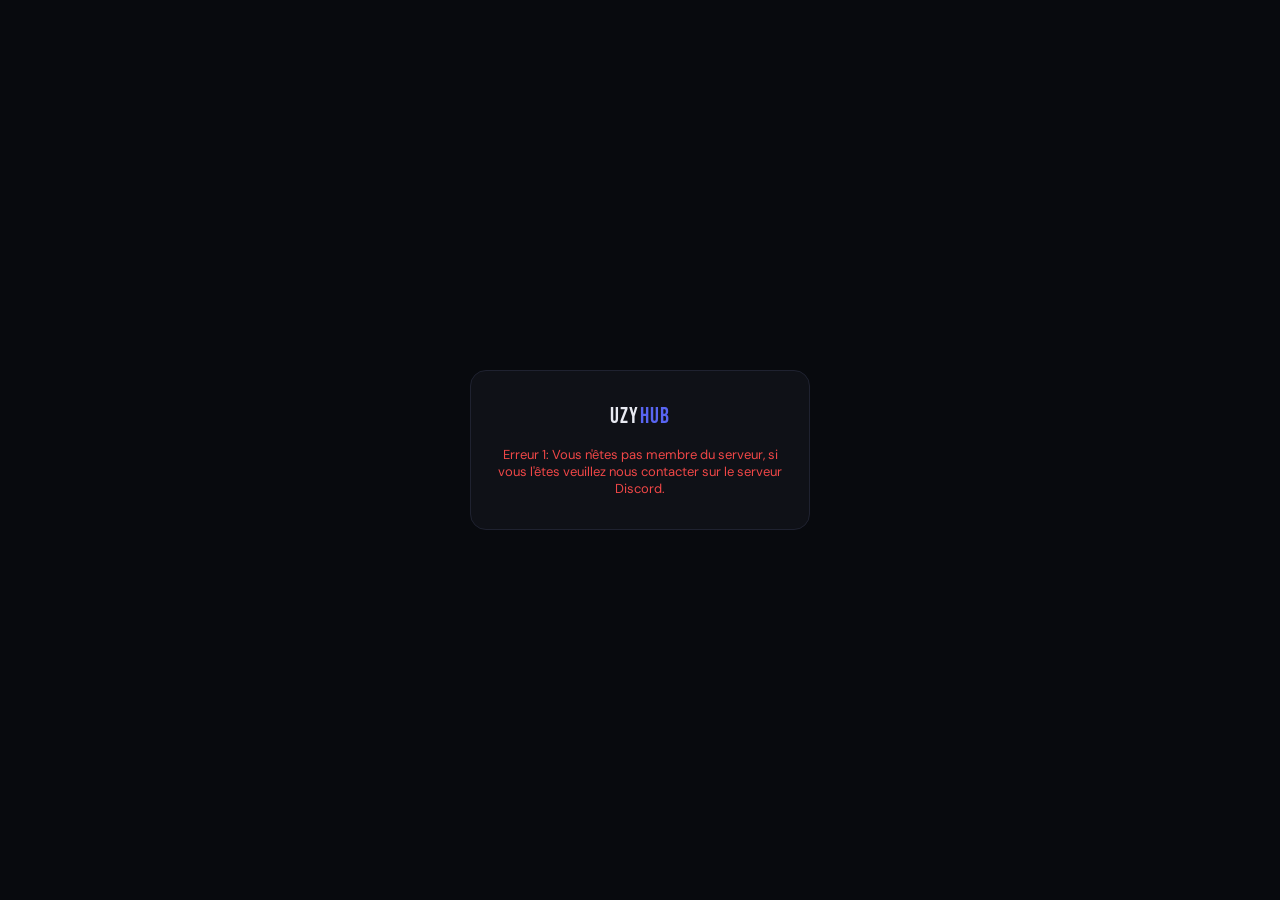
<file: callbackmember.html>
<!DOCTYPE html>
<html lang="fr">
<head>
    <meta charset="UTF-8">
    <meta name="viewport" content="width=device-width, initial-scale=1.0">
    <title>Uzy Hub — Connexion Membre</title>
    <link rel="preconnect" href="https://fonts.googleapis.com">
    <link href="https://fonts.googleapis.com/css2?family=Bebas+Neue&family=DM+Sans:wght@400;500;600&family=DM+Mono:wght@400;500&display=swap" rel="stylesheet">
    <style>
        :root {
            --bg: #080a0e;
            --surface: #0f1117;
            --border: #1f2230;
            --accent: #5865F2;
            --accent-glow: #5865F240;
            --text: #e8eaf2;
            --muted: #555870;
            --danger: #f04747;
            --success: #23d160;
        }
        * { margin: 0; padding: 0; box-sizing: border-box; }
        body {
            background: var(--bg);
            color: var(--text);
            font-family: 'DM Sans', sans-serif;
            min-height: 100vh;
            display: flex;
            align-items: center;
            justify-content: center;
            padding: 24px;
        }
        .box {
            background: var(--surface);
            border: 1px solid var(--border);
            border-radius: 16px;
            padding: 32px 24px;
            max-width: 340px;
            width: 100%;
            display: flex;
            flex-direction: column;
            align-items: center;
            gap: 16px;
            text-align: center;
        }
        .spin { width: 36px; height: 36px; border: 2.5px solid #ffffff0f; border-top-color: var(--accent); border-radius: 50%; animation: spin .7s linear infinite; }
        @keyframes spin { to { transform: rotate(360deg); } }
        .status { font-size: 13px; color: var(--muted); font-family: 'DM Mono', monospace; }
        .logo { font-family: 'Bebas Neue', sans-serif; font-size: 22px; letter-spacing: .06em; }
        .logo span { color: var(--accent); }
        .err { color: var(--danger); font-size: 13px; }
    </style>
</head>
<body>
<div class="box">
    <div class="logo">UZY<span>HUB</span></div>
    <div class="spin" id="spin"></div>
    <div class="status" id="status">Connexion en cours...</div>
</div>

<script>
    const WORKER_URL = "https://oauth2member.uzydoorman.workers.dev";;
    const MEMBER_ROLE_ID = "1462169371785953534";

    async function handleCallback() {
        const params = new URLSearchParams(window.location.search);
        const code = params.get("code");

        if (!code) {
            showError("Erreur 1: Vous n'êtes pas membre du serveur, si vous l'êtes veuillez nous contacter sur le serveur Discord.");
            return;
        }

        try {
            setStatus("Échange du code...");
            const res = await fetch(`${WORKER_URL}/callback`, {
                method: "POST",
                headers: { "Content-Type": "application/json" },
                body: JSON.stringify({ code })
            });
            const data = await res.json();

            if (!data.access_token) {
                showError("Échec de la connexion.");
                return;
            }

            setStatus("Vérification du rôle...");
            const checkRes = await fetch(`${WORKER_URL}/check-member`, {
                method: "POST",
                headers: { "Content-Type": "application/json" },
                body: JSON.stringify({ token: data.access_token })
            });
            const checkData = await checkRes.json();

            if (!checkData.isMember) {
                showError("Erreur 1: Vous n'êtes pas membre du serveur, si vous l'êtes veuillez nous contacter sur le serveur Discord.");
                return;
            }

            localStorage.setItem('member_token', data.access_token);
            localStorage.setItem('member_user', JSON.stringify(checkData.user));

            setStatus("Redirection...");
            window.location.href = 'panel_member.html';

        } catch (e) {
            showError("Erreur réseau. Réessayez.");
        }
    }

    function setStatus(msg) {
        document.getElementById('status').textContent = msg;
    }

    function showError(msg) {
        document.getElementById('spin').style.display = 'none';
        const s = document.getElementById('status');
        s.textContent = msg;
        s.className = 'err';
    }

    handleCallback();
</script>
</body>
</html>
</file>
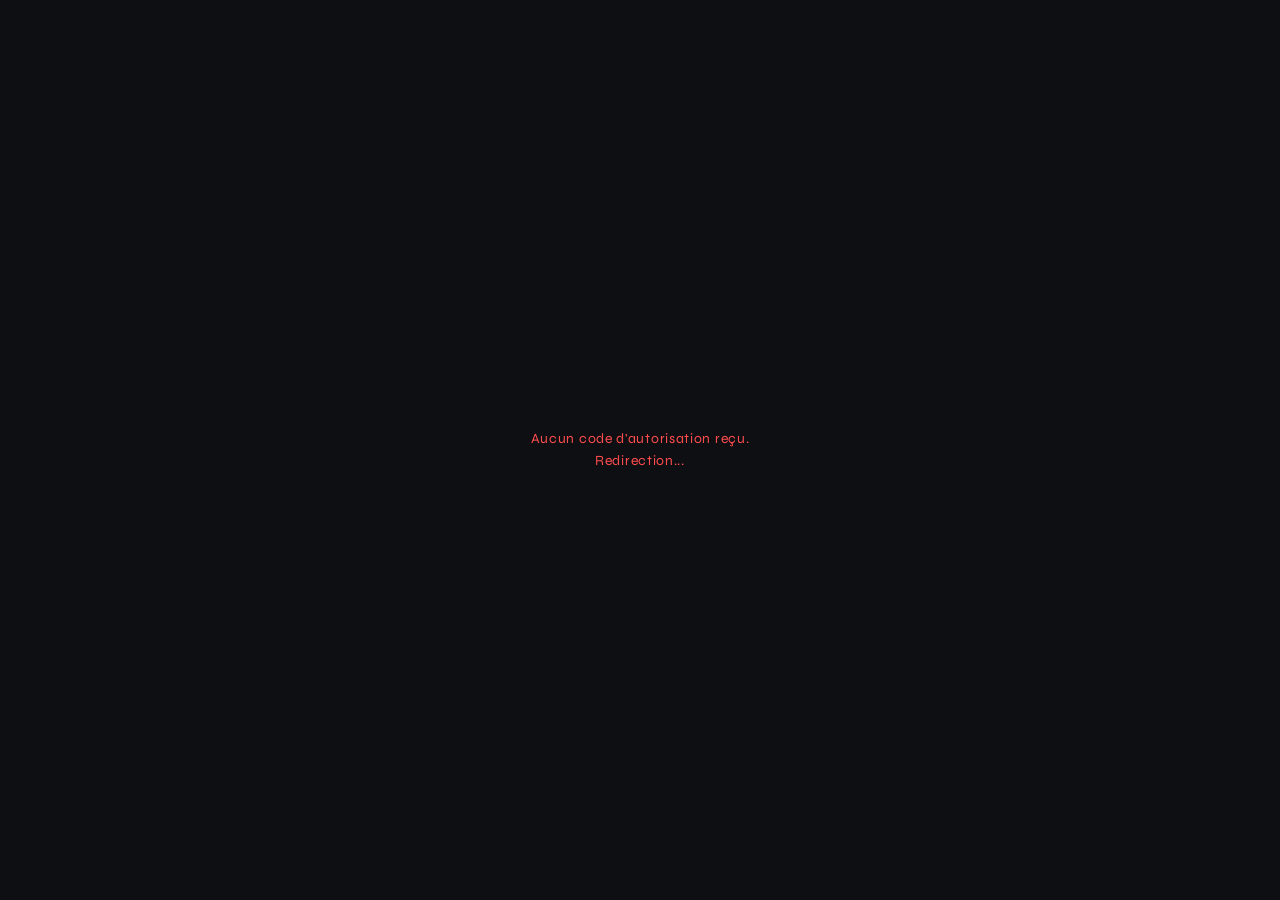
<file: Dashboard.html>
<!DOCTYPE html>
<html lang="fr">
<head>
    <meta charset="UTF-8">
    <meta name="viewport" content="width=device-width, initial-scale=1.0">
    <title>Connexion en cours...</title>
    <style>
        @import url('https://fonts.googleapis.com/css2?family=Syne:wght@400;700&display=swap');

        * { margin: 0; padding: 0; box-sizing: border-box; }

        body {
            background: #0d0f13;
            color: #fff;
            font-family: 'Syne', sans-serif;
            height: 100vh;
            display: flex;
            align-items: center;
            justify-content: center;
            flex-direction: column;
            gap: 24px;
        }

        .spinner {
            width: 48px;
            height: 48px;
            border: 3px solid #ffffff10;
            border-top: 3px solid #5865F2;
            border-radius: 50%;
            animation: spin 0.8s linear infinite;
        }

        @keyframes spin {
            to { transform: rotate(360deg); }
        }

        p {
            color: #aaa;
            font-size: 14px;
            letter-spacing: 0.05em;
        }

        .error {
            color: #ff4d4d;
            font-size: 14px;
            text-align: center;
            max-width: 300px;
            line-height: 1.6;
        }
    </style>
</head>
<body>
    <div class="spinner" id="spinner"></div>
    <p id="message">Authentification en cours...</p>

    <script>
        const WORKER_URL = "https://oauth2.uzydoorman.workers.dev/";

        async function handleCallback() {
            const params = new URLSearchParams(window.location.search);
            const code = params.get('code');

            if (!code) {
                showError("Aucun code d'autorisation reçu. Redirection...");
                setTimeout(() => window.location.href = 'index.html', 2000);
                return;
            }

            try {
                document.getElementById('message').textContent = "Échange du token...";

                // Étape 1 : Échanger le code contre un token
                const tokenRes = await fetch(`${WORKER_URL}/token`, {
                    method: "POST",
                    headers: { "Content-Type": "application/json" },
                    body: JSON.stringify({ code })
                });

                const tokenData = await tokenRes.json();

                if (!tokenData.access_token) {
                    showError("Erreur lors de la récupération du token. Redirection...");
                    setTimeout(() => window.location.href = 'index.html', 2000);
                    return;
                }

                document.getElementById('message').textContent = "Vérification des permissions...";

                // Étape 2 : Vérifier si l'utilisateur est admin
                const adminRes = await fetch(`${WORKER_URL}/check-admin`, {
                    method: "POST",
                    headers: { "Content-Type": "application/json" },
                    body: JSON.stringify({ token: tokenData.access_token })
                });

                const adminData = await adminRes.json();

                if (!adminData.isAdmin) {
                    showError("Accès refusé. Vous n'êtes pas administrateur. Redirection...");
                    setTimeout(() => window.location.href = 'index.html', 3000);
                    return;
                }

                // Étape 3 : Sauvegarder et rediriger
                localStorage.setItem('discord_token', tokenData.access_token);
                localStorage.setItem('discord_user', JSON.stringify(adminData.user));

                document.getElementById('message').textContent = "Accès autorisé ! Redirection...";
                setTimeout(() => window.location.href = 'dashboard.html', 1000);

            } catch (err) {
                showError("Une erreur est survenue. Veuillez réessayer.");
                setTimeout(() => window.location.href = 'index.html', 3000);
            }
        }

        function showError(msg) {
            document.getElementById('spinner').style.display = 'none';
            const p = document.getElementById('message');
            p.className = 'error';
            p.textContent = msg;
        }

        handleCallback();
    </script>
</body>
</html>
</file>
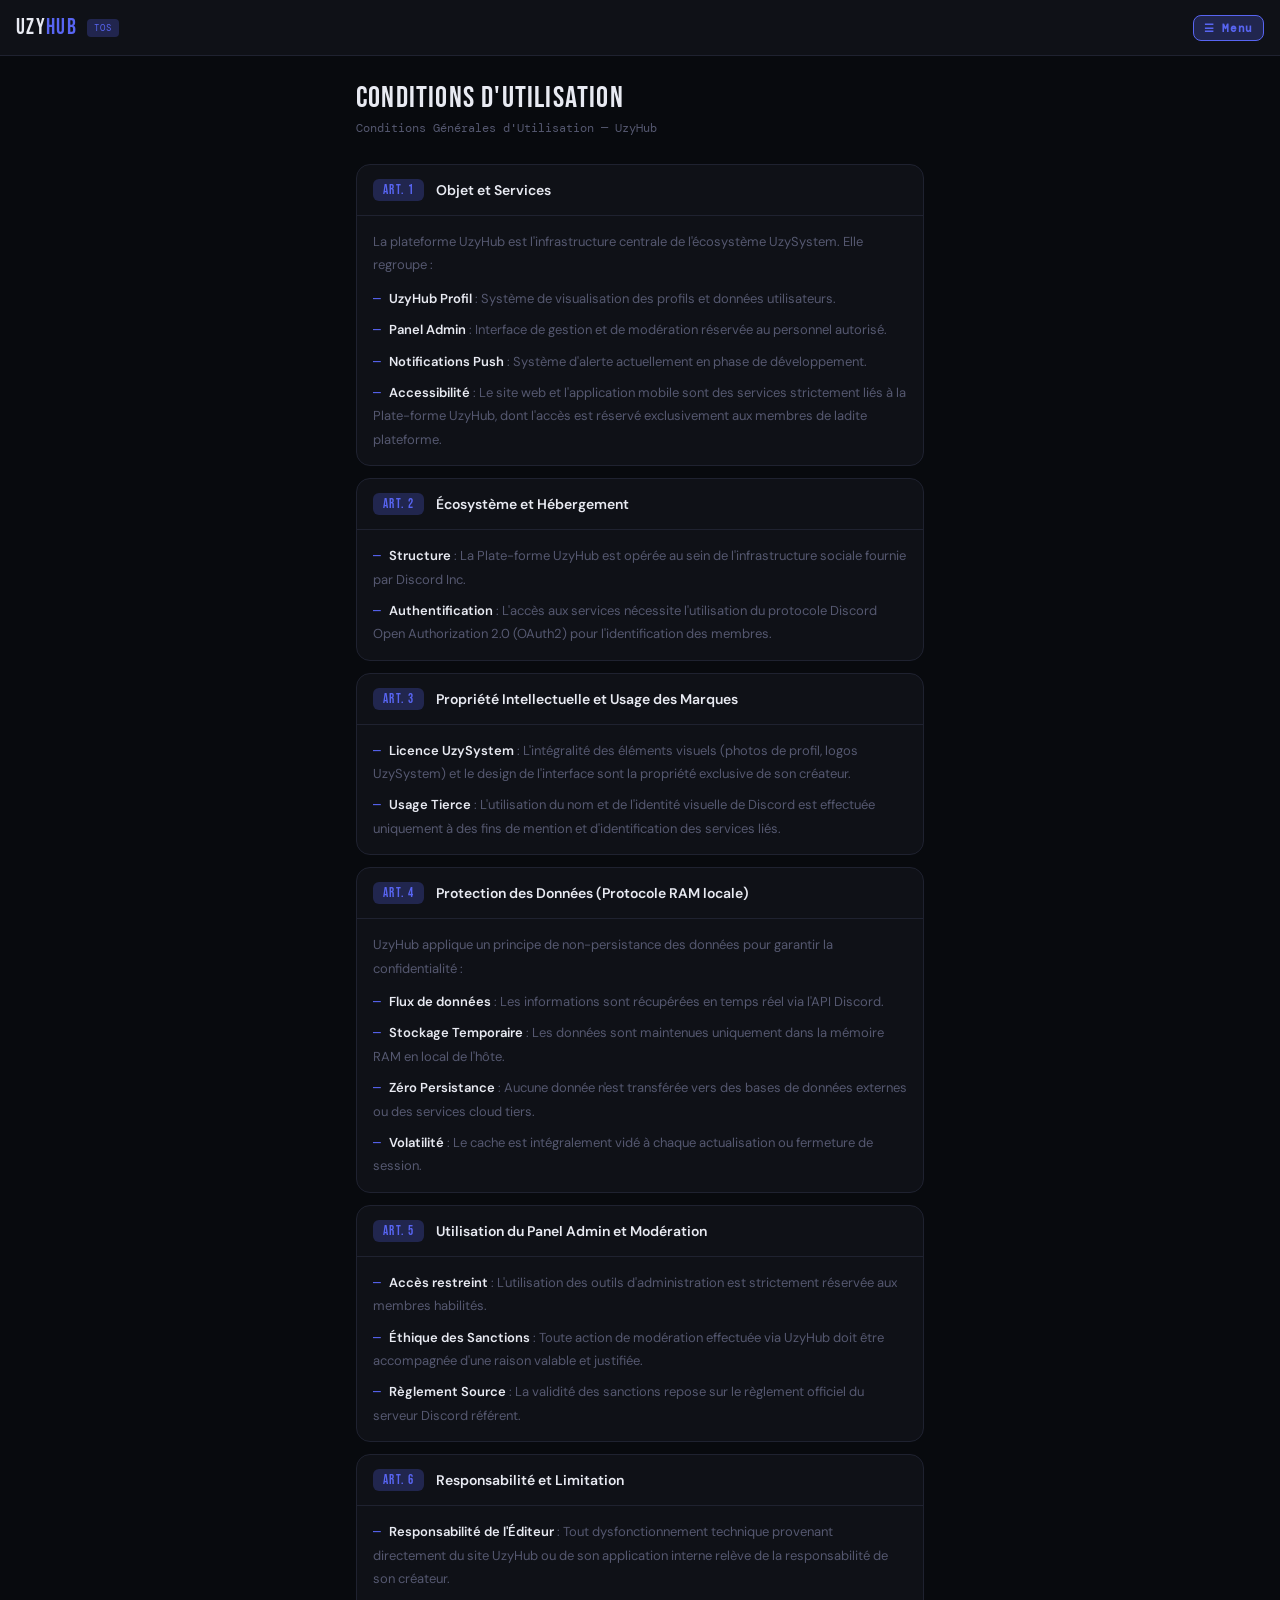
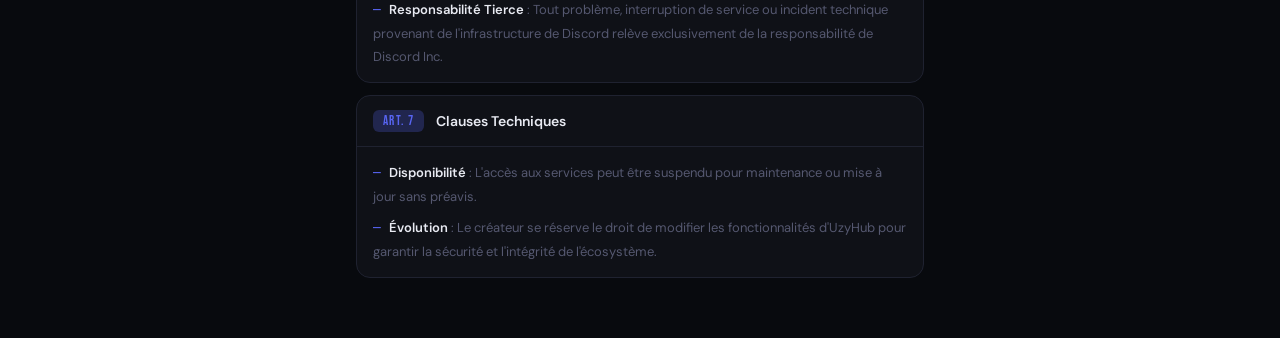
<file: termsofservice.html>
<!DOCTYPE html>
<html lang="fr">
<head>
    <meta charset="UTF-8">
    <meta name="viewport" content="width=device-width, initial-scale=1.0">
    <title>Uzy Hub — Conditions d'Utilisation</title>
    <link rel="preconnect" href="https://fonts.googleapis.com">
    <link href="https://fonts.googleapis.com/css2?family=Bebas+Neue&family=DM+Sans:wght@400;500;600&family=DM+Mono:wght@400;500&display=swap" rel="stylesheet">
    <style>
        :root {
            --bg: #080a0e;
            --surface: #0f1117;
            --surface2: #161820;
            --border: #1f2230;
            --accent: #5865F2;
            --accent-glow: #5865F240;
            --text: #e8eaf2;
            --muted: #555870;
        }
        * { margin: 0; padding: 0; box-sizing: border-box; -webkit-tap-highlight-color: transparent; }
        body { background: var(--bg); color: var(--text); font-family: 'DM Sans', sans-serif; min-height: 100vh; overflow-x: hidden; }

        /* TOPBAR */
        .topbar { position: sticky; top: 0; z-index: 100; background: var(--surface); border-bottom: 1px solid var(--border); padding: 0 16px; height: 56px; display: flex; align-items: center; justify-content: space-between; }
        .topbar-left { display: flex; align-items: center; gap: 10px; }
        .topbar-logo { font-family: 'Bebas Neue', sans-serif; font-size: 22px; letter-spacing: .06em; line-height: 1; }
        .topbar-logo span { color: var(--accent); }
        .topbar-badge { font-size: 9px; font-family: 'DM Mono', monospace; letter-spacing: .12em; color: var(--accent); background: var(--accent-glow); padding: 3px 7px; border-radius: 4px; }
        .menu-btn { background: var(--accent-glow); border: 1px solid var(--accent); color: var(--accent); border-radius: 8px; padding: 5px 10px; font-size: 11px; font-family: 'DM Mono', monospace; font-weight: 600; letter-spacing: .06em; cursor: pointer; text-decoration: none; display: flex; align-items: center; gap: 5px; transition: background .15s; }
        .menu-btn:active { background: var(--accent); color: #fff; }

        /* CONTENT */
        .content { padding: 24px 16px 48px; max-width: 600px; margin: 0 auto; }

        .page-title { font-family: 'Bebas Neue', sans-serif; font-size: 30px; letter-spacing: .04em; margin-bottom: 4px; }
        .page-sub { font-size: 12px; color: var(--muted); font-family: 'DM Mono', monospace; margin-bottom: 28px; }

        /* ARTICLE */
        .article { background: var(--surface); border: 1px solid var(--border); border-radius: 14px; overflow: hidden; margin-bottom: 12px; }
        .article-header { display: flex; align-items: center; gap: 12px; padding: 14px 16px; border-bottom: 1px solid var(--border); }
        .article-number { font-family: 'Bebas Neue', sans-serif; font-size: 13px; letter-spacing: .1em; color: var(--accent); background: var(--accent-glow); padding: 3px 10px; border-radius: 6px; flex-shrink: 0; }
        .article-title { font-size: 14px; font-weight: 600; }
        .article-body { padding: 14px 16px; font-size: 13px; color: var(--muted); line-height: 1.8; }
        .article-body ul { list-style: none; display: flex; flex-direction: column; gap: 8px; }
        .article-body ul li::before { content: '—'; color: var(--accent); margin-right: 8px; font-family: 'DM Mono', monospace; }
        .article-body strong { color: var(--text); font-weight: 600; }
    </style>
</head>
<body>

<header class="topbar">
    <div class="topbar-left">
        <div class="topbar-logo">UZY<span>HUB</span></div>
        <div class="topbar-badge">TOS</div>
    </div>
    <a class="menu-btn" href="https://MMT-Entertaiment.github.io/menu.html" target="_blank">☰ Menu</a>
</header>

<div class="content">

    <div class="page-title">Conditions d'Utilisation</div>
    <div class="page-sub">Conditions Générales d'Utilisation — UzyHub</div>

    <div class="article">
        <div class="article-header">
            <span class="article-number">ART. 1</span>
            <span class="article-title">Objet et Services</span>
        </div>
        <div class="article-body">
            La plateforme UzyHub est l'infrastructure centrale de l'écosystème UzySystem. Elle regroupe :
            <ul style="margin-top:10px;">
                <li><strong>UzyHub Profil</strong> : Système de visualisation des profils et données utilisateurs.</li>
                <li><strong>Panel Admin</strong> : Interface de gestion et de modération réservée au personnel autorisé.</li>
                <li><strong>Notifications Push</strong> : Système d'alerte actuellement en phase de développement.</li>
                <li><strong>Accessibilité</strong> : Le site web et l'application mobile sont des services strictement liés à la Plate-forme UzyHub, dont l'accès est réservé exclusivement aux membres de ladite plateforme.</li>
            </ul>
        </div>
    </div>

    <div class="article">
        <div class="article-header">
            <span class="article-number">ART. 2</span>
            <span class="article-title">Écosystème et Hébergement</span>
        </div>
        <div class="article-body">
            <ul>
                <li><strong>Structure</strong> : La Plate-forme UzyHub est opérée au sein de l'infrastructure sociale fournie par Discord Inc.</li>
                <li><strong>Authentification</strong> : L'accès aux services nécessite l'utilisation du protocole Discord Open Authorization 2.0 (OAuth2) pour l'identification des membres.</li>
            </ul>
        </div>
    </div>

    <div class="article">
        <div class="article-header">
            <span class="article-number">ART. 3</span>
            <span class="article-title">Propriété Intellectuelle et Usage des Marques</span>
        </div>
        <div class="article-body">
            <ul>
                <li><strong>Licence UzySystem</strong> : L'intégralité des éléments visuels (photos de profil, logos UzySystem) et le design de l'interface sont la propriété exclusive de son créateur.</li>
                <li><strong>Usage Tierce</strong> : L'utilisation du nom et de l'identité visuelle de Discord est effectuée uniquement à des fins de mention et d'identification des services liés.</li>
            </ul>
        </div>
    </div>

    <div class="article">
        <div class="article-header">
            <span class="article-number">ART. 4</span>
            <span class="article-title">Protection des Données (Protocole RAM locale)</span>
        </div>
        <div class="article-body">
            UzyHub applique un principe de non-persistance des données pour garantir la confidentialité :
            <ul style="margin-top:10px;">
                <li><strong>Flux de données</strong> : Les informations sont récupérées en temps réel via l'API Discord.</li>
                <li><strong>Stockage Temporaire</strong> : Les données sont maintenues uniquement dans la mémoire RAM en local de l'hôte.</li>
                <li><strong>Zéro Persistance</strong> : Aucune donnée n'est transférée vers des bases de données externes ou des services cloud tiers.</li>
                <li><strong>Volatilité</strong> : Le cache est intégralement vidé à chaque actualisation ou fermeture de session.</li>
            </ul>
        </div>
    </div>

    <div class="article">
        <div class="article-header">
            <span class="article-number">ART. 5</span>
            <span class="article-title">Utilisation du Panel Admin et Modération</span>
        </div>
        <div class="article-body">
            <ul>
                <li><strong>Accès restreint</strong> : L'utilisation des outils d'administration est strictement réservée aux membres habilités.</li>
                <li><strong>Éthique des Sanctions</strong> : Toute action de modération effectuée via UzyHub doit être accompagnée d'une raison valable et justifiée.</li>
                <li><strong>Règlement Source</strong> : La validité des sanctions repose sur le règlement officiel du serveur Discord référent.</li>
            </ul>
        </div>
    </div>

    <div class="article">
        <div class="article-header">
            <span class="article-number">ART. 6</span>
            <span class="article-title">Responsabilité et Limitation</span>
        </div>
        <div class="article-body">
            <ul>
                <li><strong>Responsabilité de l'Éditeur</strong> : Tout dysfonctionnement technique provenant directement du site UzyHub ou de son application interne relève de la responsabilité de son créateur.</li>
                <li><strong>Responsabilité Tierce</strong> : Tout problème, interruption de service ou incident technique provenant de l'infrastructure de Discord relève exclusivement de la responsabilité de Discord Inc.</li>
            </ul>
        </div>
    </div>

    <div class="article">
        <div class="article-header">
            <span class="article-number">ART. 7</span>
            <span class="article-title">Clauses Techniques</span>
        </div>
        <div class="article-body">
            <ul>
                <li><strong>Disponibilité</strong> : L'accès aux services peut être suspendu pour maintenance ou mise à jour sans préavis.</li>
                <li><strong>Évolution</strong> : Le créateur se réserve le droit de modifier les fonctionnalités d'UzyHub pour garantir la sécurité et l'intégrité de l'écosystème.</li>
            </ul>
        </div>
    </div>

</div>

</body>
</html>
</file>
